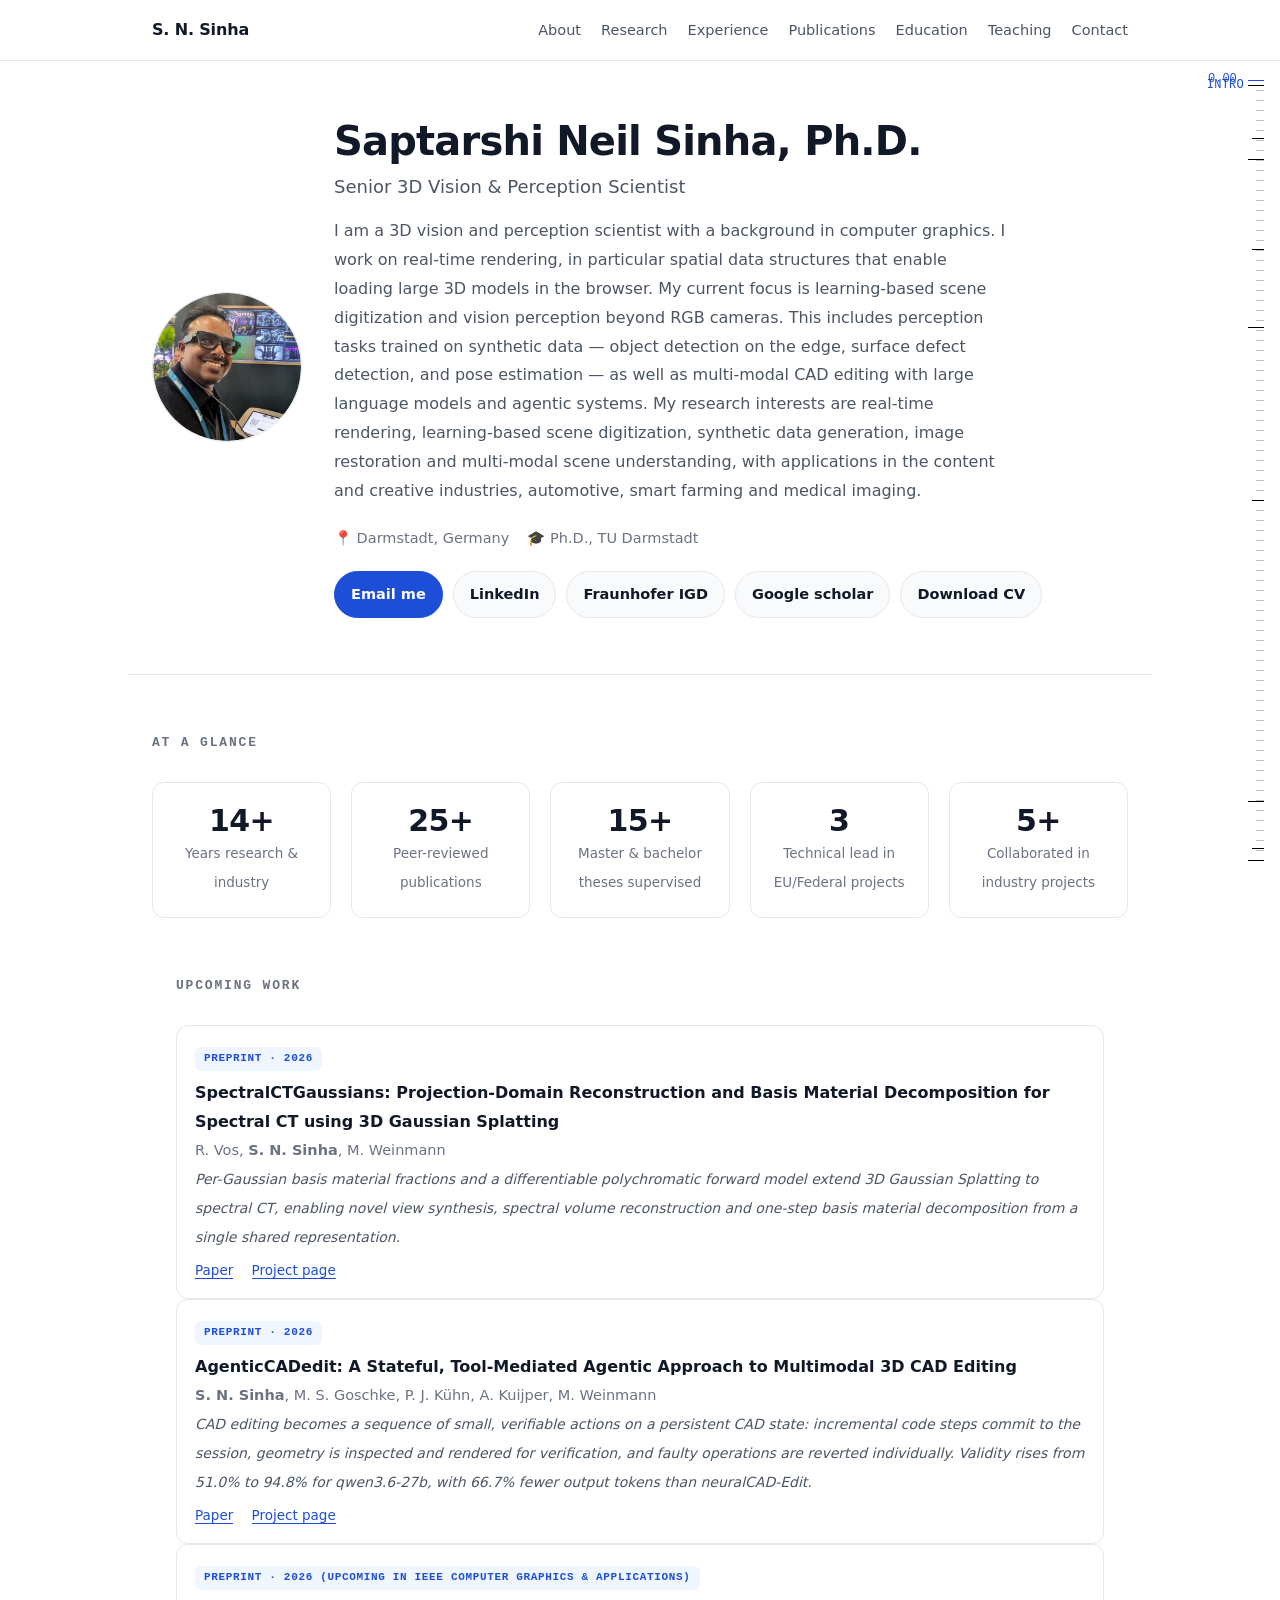
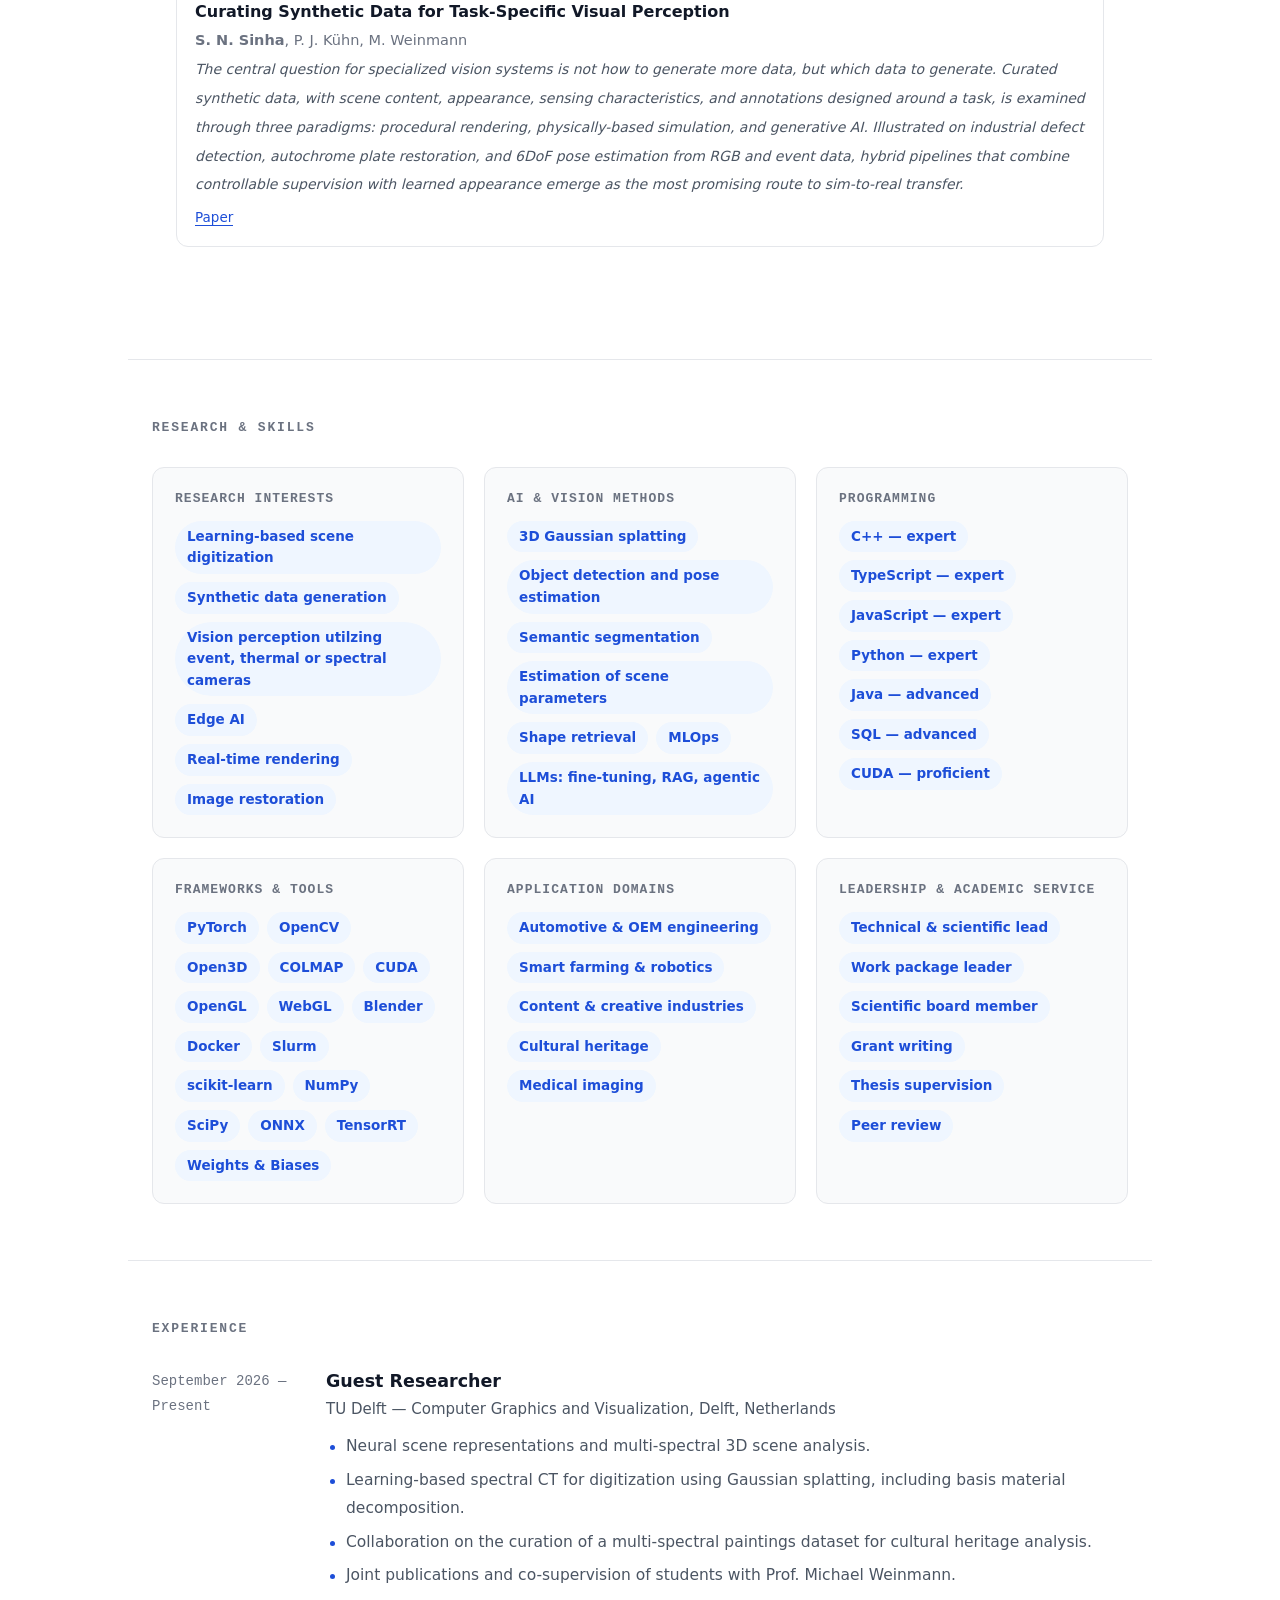
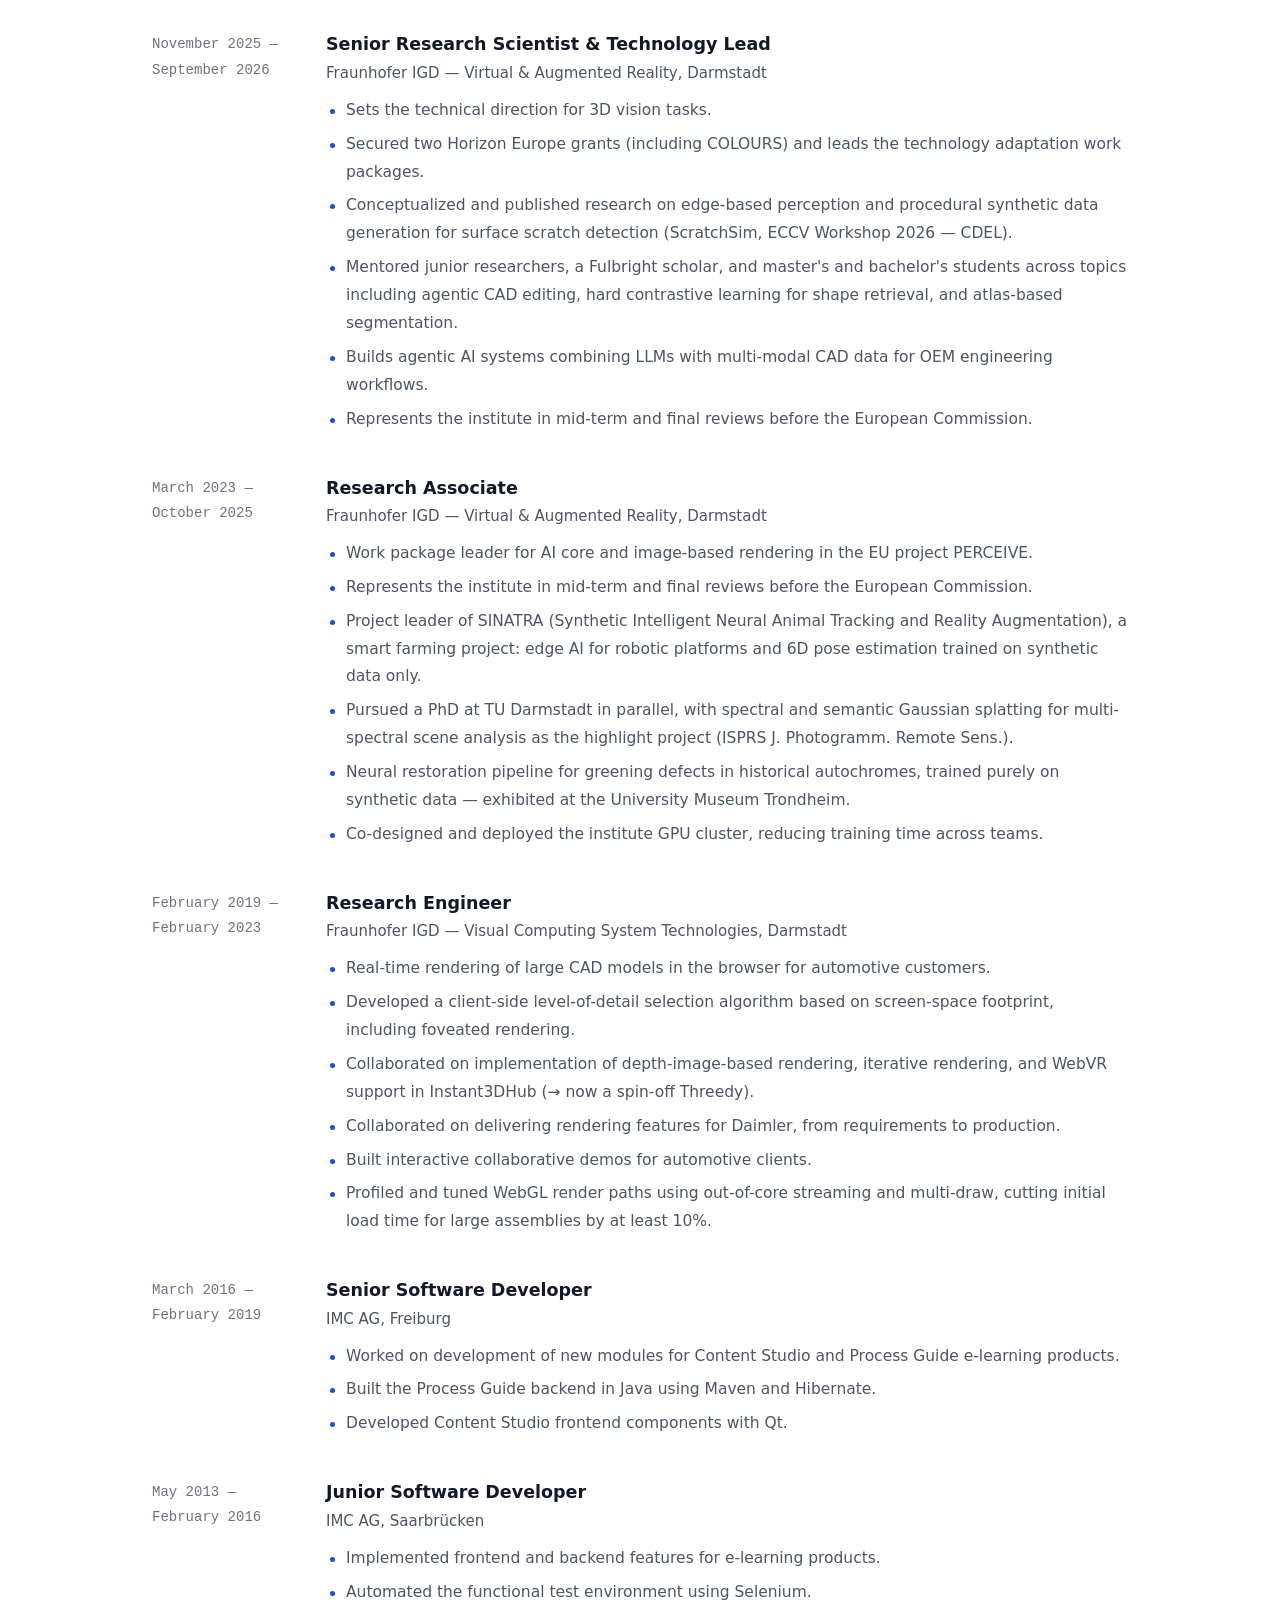
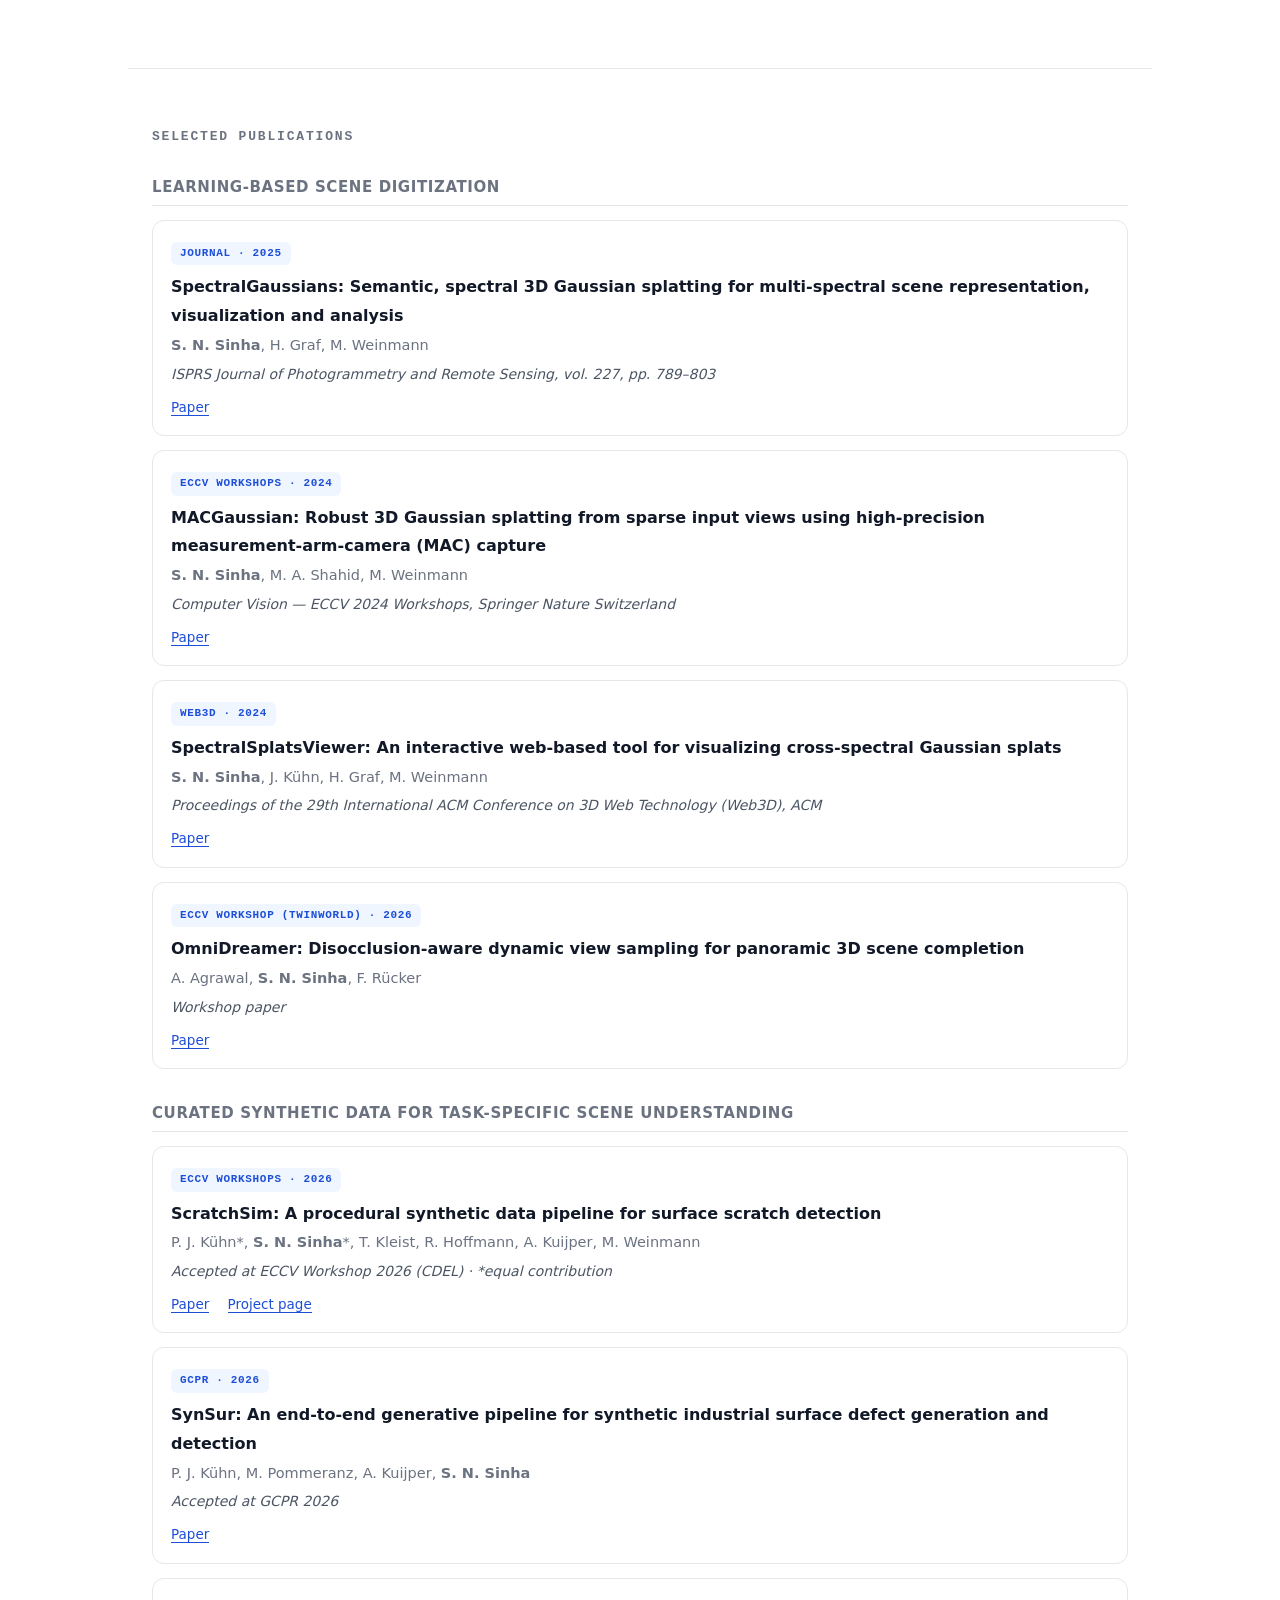
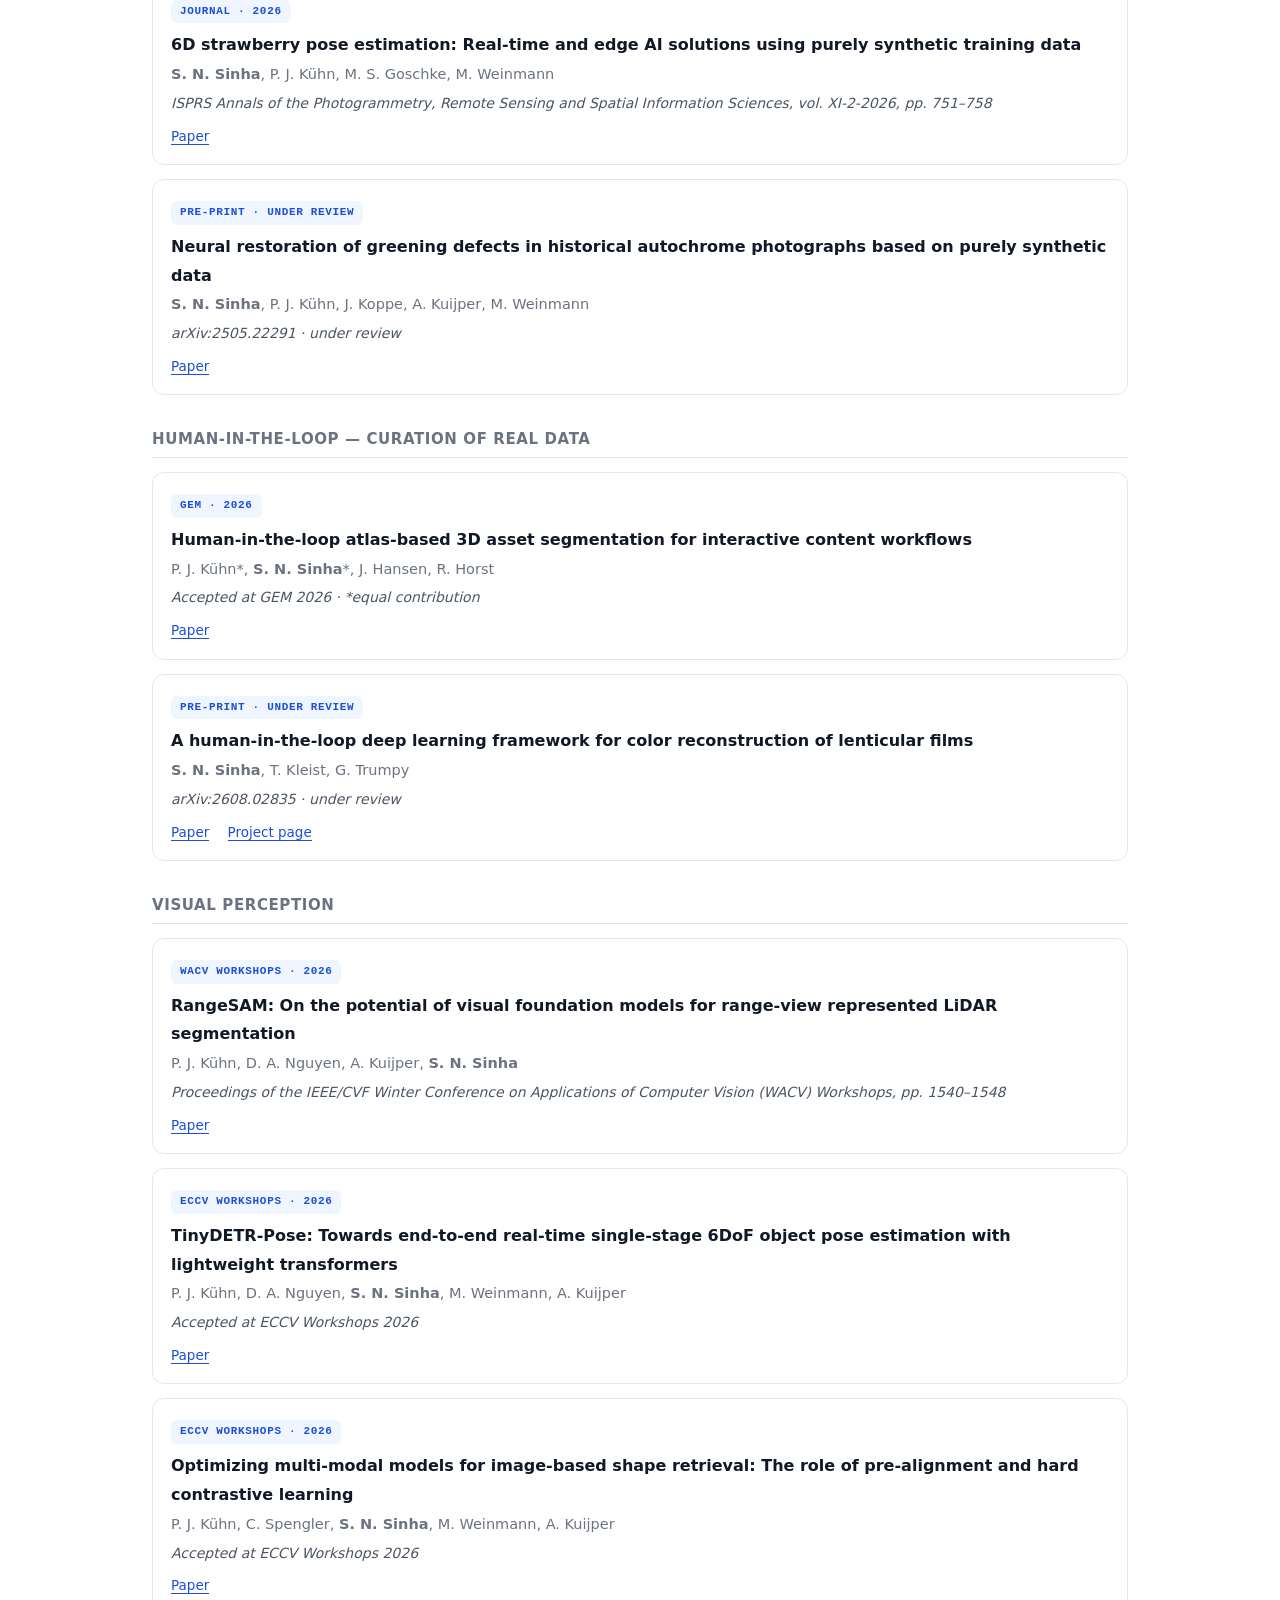
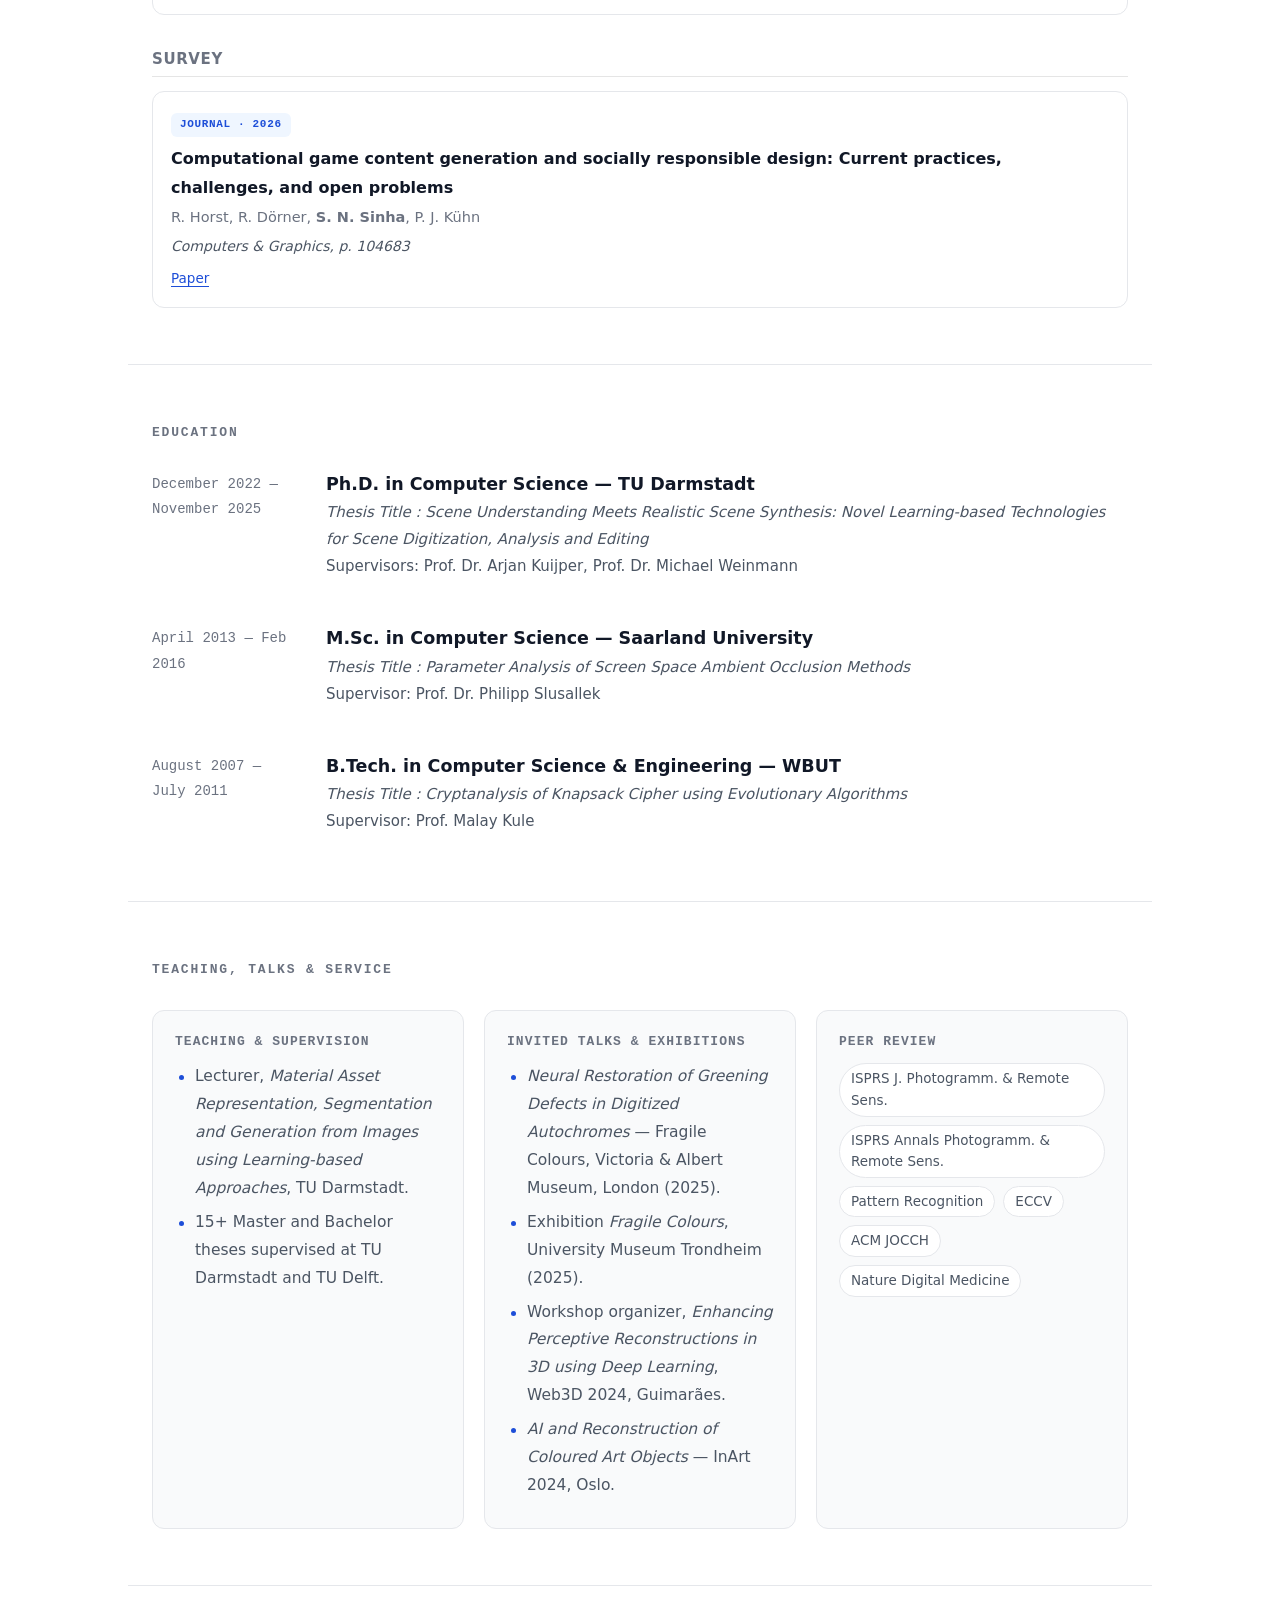
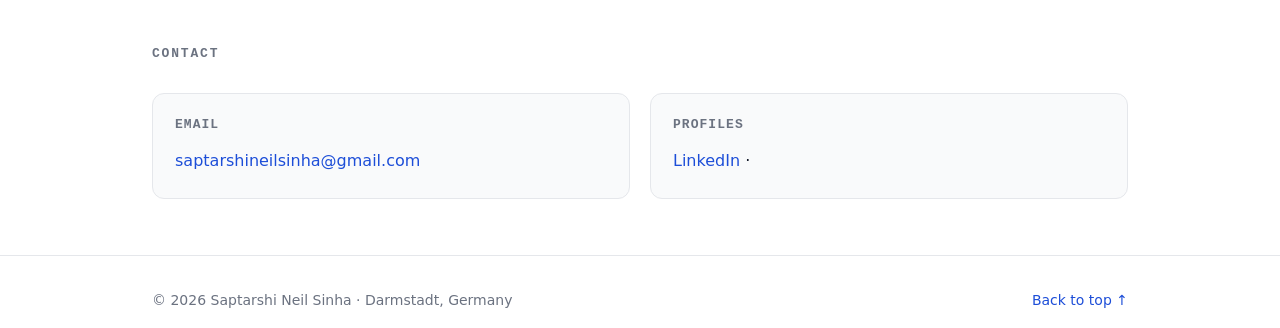
<file: index.html>
<!DOCTYPE html>
<html lang="en">
<head>
<meta charset="UTF-8">
<meta name="viewport" content="width=device-width, initial-scale=1.0">
<title>Saptarshi Neil Sinha, Ph.D. — Senior 3D Vision &amp; Perception Scientist</title>
<meta name="description" content="Personal page of Saptarshi Neil Sinha, Ph.D. —  Senior 3D Vision & Perception Scientist">
<link rel="stylesheet" href="css/style.css">
</head>
<body>

<!-- ============ SCROLL RAIL ============ -->
<aside class="rail" aria-hidden="true">
  <div class="rail-inner" id="rail">
    <div class="cursor" id="cursor">
      <div class="cursor-line"></div>
      <span class="cursor-num" id="cursorNum">0.00</span>
    </div>
  </div>
</aside>

<!-- Partials werden von js/include.js eingefügt -->
<div data-include="text/nav.html"></div>

<main id="top">
  <div data-include="text/hero.html"></div>
  <div data-include="text/about.html"></div>
  <div data-include="text/research.html"></div>
  <div data-include="text/experience.html"></div>
  <div data-include="text/publications.html"></div>
  <div data-include="text/education.html"></div>
  <div data-include="text/teaching.html"></div>
  <div data-include="text/contact.html"></div>
</main>

<div data-include="text/footer.html"></div>

<script src="js/include.js"></script>
<script src="js/rail.js"></script>
</body>
</html>
</file>
<file: css/style.css>
/* ============ Design tokens ============ */
:root{
  --font-sans: ui-sans-serif, system-ui, sans-serif, "Apple Color Emoji",
               "Segoe UI Emoji", "Segoe UI Symbol", "Noto Color Emoji";
  --font-mono: ui-monospace, SFMono-Regular, Menlo, Consolas, monospace;
  --fg:#111827; --fg-muted:#4b5563; --fg-subtle:#6b7280;
  --bg:#ffffff; --bg-soft:#f9fafb; --line:#e5e7eb;
  --accent:#1d4ed8;
  --accent-soft:#eff6ff;
  --tick:rgba(0,0,0,.25);
  --tick-dim:rgba(0,0,0,.10);
  --ink:#000;
  --radius:12px;
  --measure:1024px;
  --rail:20vw;
}
@media (prefers-color-scheme: dark){
  :root{
    --fg:#e5e7eb; --fg-muted:#9ca3af; --fg-subtle:#6b7280;
    --bg:#0b0f19; --bg-soft:#111827; --line:#1f2937;
    --accent:#60a5fa; --accent-soft:#0f1e3d;
    --tick:rgba(255,255,255,.28); --tick-dim:rgba(255,255,255,.10);
    --ink:#e5e7eb;
  }
}

/* ============ Reset ============ */
*,*::before,*::after{box-sizing:border-box;border:0 solid rgb(0,0,0);}
html{
  -webkit-text-size-adjust:100%; text-size-adjust:100%;
  tab-size:4; scroll-behavior:smooth; scroll-padding-top:5rem;
}
body{
  margin:0;
  font-family:var(--font-sans);
  font-feature-settings:"calt";
  font-variation-settings:normal;
  font-size:16px; line-height:1.8;
  color:var(--fg); background:var(--bg);
  -webkit-font-smoothing:antialiased;
  -moz-osx-font-smoothing:grayscale;
  -webkit-tap-highlight-color:rgba(0,0,0,0);
}
img{display:block;max-width:100%;height:auto;}
a{color:var(--accent);text-decoration:none;}
a:hover{text-decoration:underline;}
ul{margin:0;padding:0;list-style:none;}

/* ============ Layout ============ */
.wrap{
  display:block; width:100%; max-width:var(--measure);
  margin-inline:auto; padding-inline:24px; justify-self:center;
}
section{padding-block:56px;border-top:1px solid var(--line);}
section:first-of-type{border-top:0;}

/* ============ Scroll progress rail ============ */
.rail{
  position:fixed;
  top:80px; right:0; bottom:40px;
  width:100%; max-width:var(--rail);
  padding-left:40px;
  display:flex; justify-content:flex-end;
  z-index:50;
  pointer-events:none;
}
@media (max-width:1023px){ .rail{display:none;} }

.rail-inner{position:relative;height:100%;width:100%;}

.tick{
  position:absolute; right:16px; top:var(--position);
  display:grid; width:96px; align-items:center; justify-content:end;
  pointer-events:auto;
}
.tick-line{
  height:1px; width:8px; background:var(--tick);
  transition:width .1s ease, background-color .1s ease;
}
.tick[data-dim="true"] .tick-line{background:var(--tick-dim);}
.tick-hit{position:absolute;inset-inline:0;height:8px;cursor:pointer;}
.tick:hover .tick-line{width:16px;background:var(--ink);}

.marker{
  position:absolute; right:16px; top:var(--yPosition);
  height:1px; width:var(--indent); background:var(--ink);
}

.rail-label{
  position:absolute; right:var(--indent); top:var(--yPosition);
  display:flex; align-items:center; height:12px;
  font-family:var(--font-mono); font-size:12px; line-height:1;
  text-transform:uppercase; letter-spacing:.02em;
  color:var(--ink);
  opacity:0; transition:opacity .3s ease, transform .15s ease;
  pointer-events:auto; white-space:nowrap;
}
.rail-inner:hover .rail-label{opacity:1;}
.rail-label:hover{transform:translateX(-2px);}
.rail-label a{color:inherit;text-align:right;cursor:pointer;}
.rail-label a:hover{color:var(--accent);text-decoration:none;}
.rail-label[data-active="true"]{opacity:1;}
.rail-label[data-active="true"] a{color:var(--accent);}

.cursor{
  position:absolute; right:16px; top:0; z-index:20;
  transition:top .08s linear;
}
.cursor-line{height:1px;width:16px;background:var(--accent);}
.cursor-num{
  position:absolute; top:0; left:-40px; transform:translateY(-50%);
  font-family:var(--font-mono); font-size:12px; color:var(--accent);
  transition:opacity .3s ease; font-variant-numeric:tabular-nums;
}
.rail-inner:hover .cursor-num{opacity:0;}

/* ============ Nav ============ */
header.nav{
  position:sticky; top:0; z-index:60;
  backdrop-filter:saturate(180%) blur(10px);
  background:color-mix(in srgb, var(--bg) 82%, transparent);
  border-bottom:1px solid var(--line);
}
.nav-inner{display:flex;align-items:center;justify-content:space-between;gap:16px;height:60px;}
.brand{font-weight:700;letter-spacing:-.01em;color:var(--fg);}
.nav-links{display:flex;gap:20px;flex-wrap:wrap;font-size:14.5px;}
.nav-links a{color:var(--fg-muted);}
.nav-links a:hover{color:var(--accent);text-decoration:none;}
@media (max-width:720px){.nav-links{display:none;}}

/* ============ Hero ============ */
.hero{display:grid;grid-template-columns:150px 1fr;gap:32px;align-items:center;}
@media (max-width:720px){.hero{grid-template-columns:1fr;gap:20px;}}
.avatar{
  width:150px;height:150px;border-radius:50%;
  background:linear-gradient(135deg,var(--accent-soft),var(--bg-soft));
  border:1px solid var(--line);
  display:flex;align-items:center;justify-content:center;
  font-size:40px;font-weight:700;color:var(--accent);overflow:hidden;
}
/* Profilfoto füllt den Kreis */
.avatar img{width:100%;height:100%;object-fit:cover;border-radius:50%;}

h1{font-size:clamp(28px,4.2vw,40px);line-height:1.2;margin:0 0 6px;letter-spacing:-.02em;}
.role{font-size:18px;color:var(--fg-muted);margin:0 0 14px;}
.lede{max-width:66ch;color:var(--fg-muted);margin:0 0 20px;}
.meta{display:flex;flex-wrap:wrap;gap:8px 18px;font-size:14.5px;color:var(--fg-subtle);margin-bottom:20px;}
.btns{display:flex;flex-wrap:wrap;gap:10px;}
.btn{
  display:inline-flex;align-items:center;gap:8px;
  padding:9px 16px;border-radius:9999px;font-size:14.5px;font-weight:550;
  border:1px solid var(--line);color:var(--fg);background:var(--bg-soft);
  transition:transform .15s ease,border-color .15s ease;
}
.btn:hover{text-decoration:none;border-color:var(--accent);transform:translateY(-1px);}
.btn--primary{background:var(--accent);color:#fff;border-color:var(--accent);}
.btn--primary:hover{color:#fff;}

/* ============ Headings ============ */
h2{font-size:13px;text-transform:uppercase;letter-spacing:.14em;color:var(--fg-subtle);
   margin:0 0 28px;font-weight:650;font-family:var(--font-mono);}
h3{font-size:17.5px;margin:0 0 2px;line-height:1.45;}

/* ============ Timeline ============ */
.tl{display:grid;gap:36px;}
.tl-item{display:grid;grid-template-columns:150px 1fr;gap:24px;}
@media (max-width:720px){.tl-item{grid-template-columns:1fr;gap:6px;}}
.tl-when{font-size:14px;color:var(--fg-subtle);font-variant-numeric:tabular-nums;font-family:var(--font-mono);}
.tl-where{font-size:15px;color:var(--fg-muted);margin:0 0 10px;}
.bullets li{position:relative;padding-left:20px;margin-bottom:6px;color:var(--fg-muted);font-size:15.5px;}
.bullets li::before{content:"";position:absolute;left:4px;top:12px;width:5px;height:5px;
  border-radius:50%;background:var(--accent);}

/* ============ Cards & chips ============ */
.grid{display:grid;grid-template-columns:repeat(auto-fit,minmax(260px,1fr));gap:20px;}
.card{background:var(--bg-soft);border:1px solid var(--line);border-radius:var(--radius);padding:22px;}
.card h3{font-size:13px;text-transform:uppercase;letter-spacing:.08em;color:var(--fg-subtle);
         margin-bottom:12px;font-family:var(--font-mono);}
.chips{display:flex;flex-wrap:wrap;gap:8px;}
.chip{font-size:13.5px;line-height:1.6;padding:4px 11px;border-radius:9999px;
      background:var(--bg);border:1px solid var(--line);color:var(--fg-muted);}
.chip--hl{background:var(--accent-soft);border-color:transparent;color:var(--accent);font-weight:550;}

/* ============ Stats ============ */
.stats{display:grid;grid-template-columns:repeat(auto-fit,minmax(150px,1fr));gap:20px;}
.stat{text-align:center;padding:20px;border:1px solid var(--line);border-radius:var(--radius);}
.stat b{display:block;font-size:30px;line-height:1.2;letter-spacing:-.02em;font-variant-numeric:tabular-nums;}
.stat span{font-size:13.5px;color:var(--fg-subtle);}

/* ============ Publications ============ */
.pubs{display:grid;gap:14px;}
.pub{padding:16px 18px;border:1px solid var(--line);border-radius:var(--radius);transition:border-color .15s ease;}
.pub:hover{border-color:var(--accent);}
.pub .t{font-weight:600;display:block;}
.pub .a{font-size:14.5px;color:var(--fg-subtle);}
.pub .v{font-size:14px;color:var(--fg-muted);font-style:italic;}
.tag{display:inline-block;font-family:var(--font-mono);font-size:11px;font-weight:650;
     letter-spacing:.06em;text-transform:uppercase;color:var(--accent);
     background:var(--accent-soft);padding:2px 9px;border-radius:6px;margin-bottom:8px;}

/* ============ Footer ============ */
footer{border-top:1px solid var(--line);padding-block:32px;font-size:14px;color:var(--fg-subtle);}
.foot-inner{display:flex;flex-wrap:wrap;gap:12px;justify-content:space-between;}

@media print{.nav,.btns,.rail{display:none;} section{padding-block:24px;}}
@media (prefers-reduced-motion:reduce){
  html{scroll-behavior:auto;}
  *{transition-duration:.01ms !important;}
}

.pub-group{
  margin: 34px 0 14px;
  font-size: 15px;
  font-weight: 600;
  letter-spacing: .04em;
  text-transform: uppercase;
  color: var(--fg-subtle);
  border-bottom: 1px solid var(--rule, #e5e5e5);
  padding-bottom: 6px;
}
.pub-group:first-of-type{ margin-top: 18px; }

.pub .links{
  display: block;
  margin-top: 6px;
  font-size: 13.5px;
}
.pub .links a{
  margin-right: 14px;
  text-decoration: none;
  border-bottom: 1px solid currentColor;
}
.pub .a strong{ font-weight: 700; }

.sectionbar { display: none; }

@media (max-width: 768px) {
  .sectionbar {
    display: flex; gap: .5rem;
    position: sticky; top: 56px; z-index: 90;
    padding: .5rem .75rem;
    overflow-x: auto; -webkit-overflow-scrolling: touch;
    scrollbar-width: none;
    background: #fff; border-bottom: 1px solid #e8e8e8;
  }
  .sectionbar::-webkit-scrollbar { display: none; }
  .sectionbar a {
    flex: 0 0 auto; padding: .4rem .8rem;
    border: 1px solid #ddd; border-radius: 999px;
    font-size: .85rem; text-decoration: none; white-space: nowrap;
  }
}
</file>
